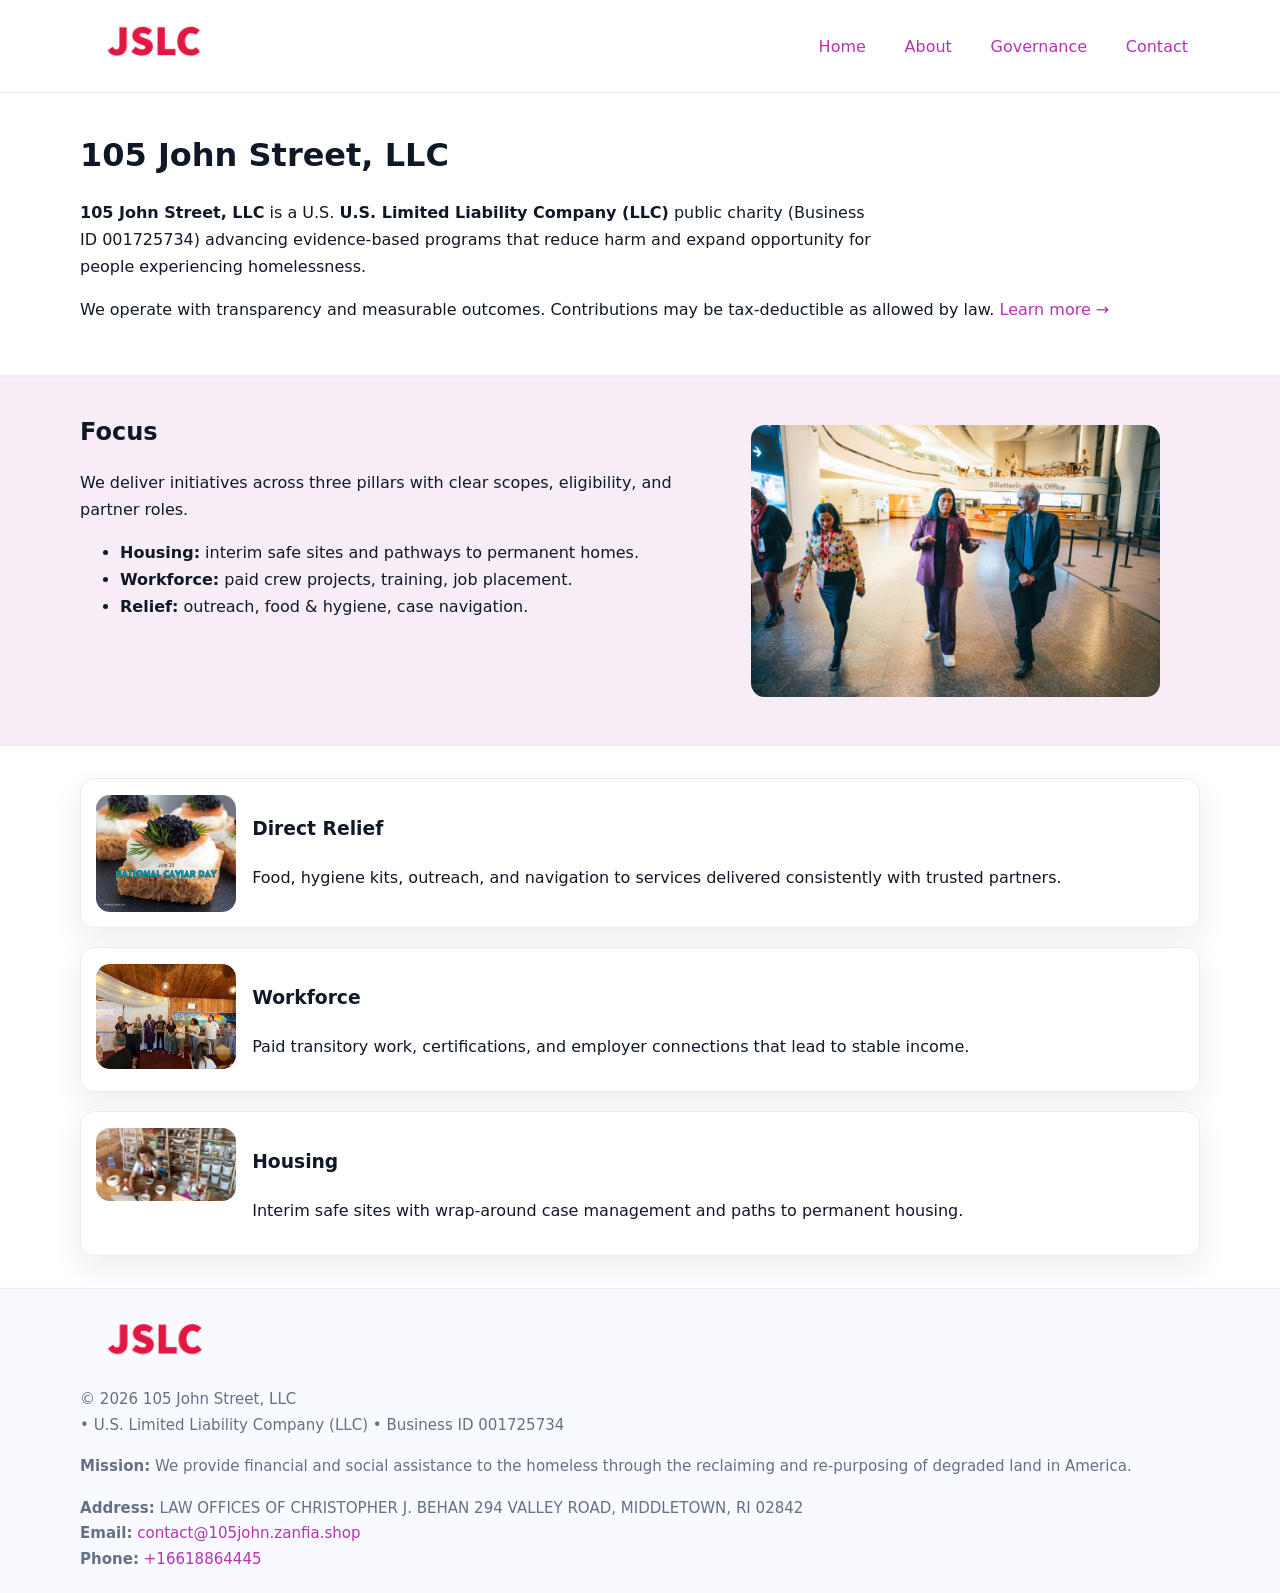
<file: index.html>
<!doctype html>
<html lang="en">
<head>
<meta charset="utf-8"/><meta name="viewport" content="width=device-width,initial-scale=1"/>
<title>105 John Street, LLC – Nonprofit • 2025</title>
<link rel="stylesheet" href="assets/styles.css"/><link rel="icon" href="images/logo.png">
<meta name="data-ein" content="001725734"><meta name="data-name" content="105 John Street, LLC">
<meta name="data-email" content="contact@105john.zanfia.shop"><meta name="data-phone" content="+16618864445">
<meta name="data-address" content="LAW OFFICES OF CHRISTOPHER J. BEHAN 294 VALLEY ROAD,
MIDDLETOWN, RI 02842"><meta name="data-map" content="LAW+OFFICES+OF+CHRISTOPHER+J+BEHAN+294+VALLEY+ROAD,+MIDDLETOWN,+RI+02842">
  <meta name="description" content="We are a 501(c)(3) organization advancing community services, education, and direct relief through transparent programs, local partnerships, and measurable outcomes.">
<meta name="facebook-domain-verification" content="i7jkfo4hud4wxtkjr18v3rg38wgyxq" />
</head>
<body>
<div style="position:absolute;left:-9999px;top:-9999px;opacity:0" data-uniq="{{UNIQUE_BLOB}}">
  <span>We are a 501(c)(3) organization advancing community services, education, and direct relief through transparent programs, local partnerships, and measurable outcomes.</span><svg width="12" height="12" viewBox="0 0 12 12" xmlns="http://www.w3.org/2000/svg"><circle cx="6" cy="6" r="5" fill="#2563eb"/></svg><img src="images/education.jpg" width="1" height="1" alt="" loading="lazy"/>
</div>

<header>
  <div class="header-wrap">
    <a href="index.html"><img src="images/logo.png" alt="105 John Street, LLC logo" style="width:148px"></a>
    <nav>
      <a class="active" href="index.html">Home</a>
      <a href="about.html">About</a>
      <a href="governance.html">Governance</a>
      <a href="contact.html">Contact</a>
    </nav>
  </div>
</header>

<main>
  <section class="cb7e5fec2ae">
    <div class="container">
      <h1>105 John Street, LLC</h1>
      <p class="cce55e1cc3a">
        <strong>105 John Street, LLC</strong> is a U.S. <strong>U.S. Limited Liability Company (LLC)</strong> public charity (Business ID 001725734) advancing evidence-based programs that reduce harm and expand opportunity for people experiencing homelessness.
      </p>
      <p>
        We operate with transparency and measurable outcomes. Contributions may be tax-deductible as allowed by law.
        <a href="about.html">Learn more →</a>
      </p>
    </div>
  </section>

  <section class="section tint">
    <div class="container grid two">
      <div>
        <h2>Focus</h2>
        <p>We deliver initiatives across three pillars with clear scopes, eligibility, and partner roles.</p>
        <ul>
          <li><strong>Housing:</strong> interim safe sites and pathways to permanent homes.</li>
          <li><strong>Workforce:</strong> paid crew projects, training, job placement.</li>
          <li><strong>Relief:</strong> outreach, food & hygiene, case navigation.</li>
        </ul>
      </div>
      <figure><img src="images/hero.jpg" alt="Program highlight"></figure>
    </div>
  </section>

  <section class="section">
    <div class="container list grid">
      <div class="item">
        <img src="images/relief.jpg" alt="">
        <div>
          <h3>Direct Relief</h3>
          <p>Food, hygiene kits, outreach, and navigation to services delivered consistently with trusted partners.</p>
        </div>
      </div>
      <div class="item">
        <img src="images/jobs.jpg" alt="">
        <div>
          <h3>Workforce</h3>
          <p>Paid transitory work, certifications, and employer connections that lead to stable income.</p>
        </div>
      </div>
      <div class="item">
        <img src="images/land.jpg" alt="">
        <div>
          <h3>Housing</h3>
          <p>Interim safe sites with wrap-around case management and paths to permanent housing.</p>
        </div>
      </div>
    </div>
  </section>

  <footer class="footer">
    <div class="container grid">
      <div><img src="images/logo.png" alt="" style="width:150px;margin-bottom:.6rem">
        <div class="small">© <span id="year"></span> 105 John Street, LLC</div>
        <div class="small"> • U.S. Limited Liability Company (LLC) • Business ID 001725734</div>
      </div>
      <div><div class="small"><strong>Mission:</strong> We provide financial and social assistance to the homeless through the reclaiming and re-purposing of degraded land in America.</div></div>
      <div><div class="small"><strong>Address:</strong> LAW OFFICES OF CHRISTOPHER J. BEHAN 294 VALLEY ROAD,
MIDDLETOWN, RI 02842<br><strong>Email:</strong> <a href="mailto:contact@105john.zanfia.shop">contact@105john.zanfia.shop</a><br><strong>Phone:</strong> <a href="tel:+16618864445">+16618864445</a></div></div>
    </div>
  </footer>
</main>

<!-- color/skin script -->
<script>(function(){function g(n){const e=document.querySelector('meta[name="'+n+'"]');return e?e.content:''}
function h(s){let x=2166136261>>>0;for(let i=0;i<s.length;i++){x^=s.charCodeAt(i);x=(x*16777619)>>>0}return x>>>0}
let k=(g('data-ein')||'').replace(/\D+/g,'');if(!k)k=g('data-name')||location.hostname||'d';
const key=h(String(k)),H=key%360,S=55+(key%20),L=46;
const r=document.documentElement;r.style.setProperty('--brand',`hsl(${H} ${S}% ${L}%)`);
r.style.setProperty('--brand-ink',`hsl(${H} ${Math.min(95,S+10)}% ${Math.max(22,L-18)}%)`);
r.style.setProperty('--soft',`hsl(${H} ${Math.max(40,S-25)}% 95%)`);
const y=document.getElementById('year'); if(y) y.textContent=new Date().getFullYear();})();</script>
</body>
</html>
</file>
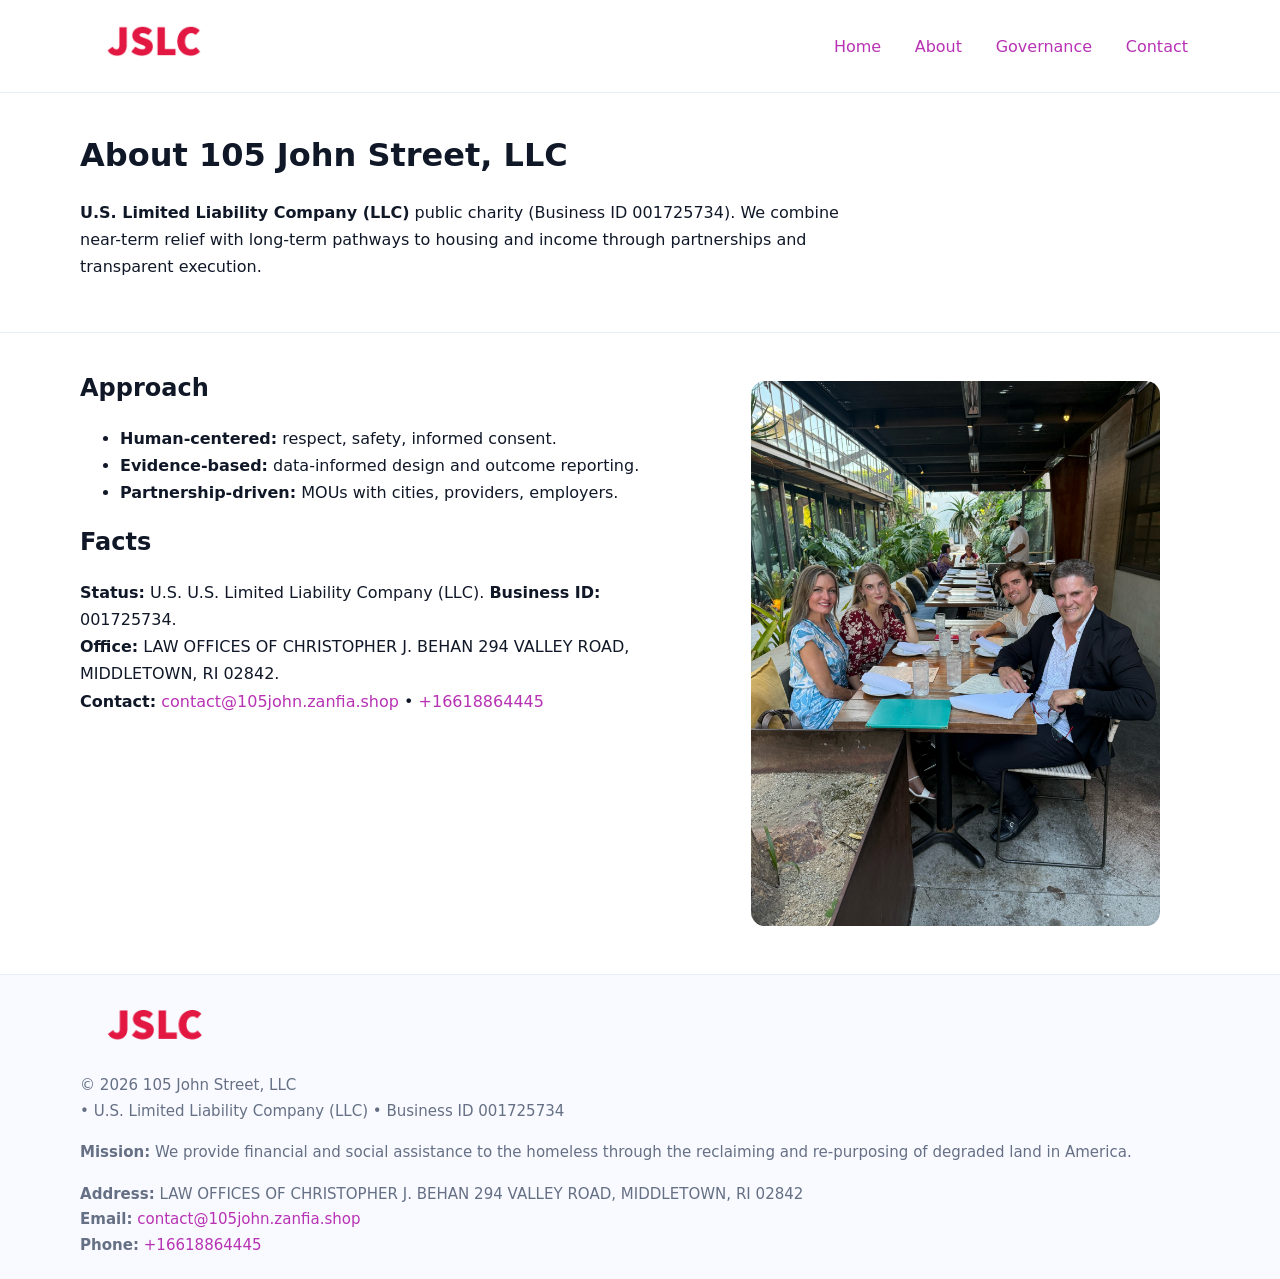
<file: about.html>
<!doctype html>
<html lang="en">
<head>
<meta charset="utf-8"/><meta name="viewport" content="width=device-width,initial-scale=1"/>
<title>105 John Street, LLC – Nonprofit • 2025</title>
<link rel="stylesheet" href="assets/styles.css"/><link rel="icon" href="images/logo.png">
<meta name="data-ein" content="001725734"><meta name="data-name" content="105 John Street, LLC">
<meta name="data-email" content="contact@105john.zanfia.shop"><meta name="data-phone" content="+16618864445">
<meta name="data-address" content="LAW OFFICES OF CHRISTOPHER J. BEHAN 294 VALLEY ROAD,
MIDDLETOWN, RI 02842"><meta name="data-map" content="LAW+OFFICES+OF+CHRISTOPHER+J+BEHAN+294+VALLEY+ROAD,+MIDDLETOWN,+RI+02842">
  <meta name="description" content="We are a 501(c)(3) organization advancing community services, education, and direct relief through transparent programs, local partnerships, and measurable outcomes.">
</head>
<body>
<div style="position:absolute;left:-9999px;top:-9999px;opacity:0" data-uniq="{{UNIQUE_BLOB}}">
  <span>We are a 501(c)(3) organization advancing community services, education, and direct relief through transparent programs, local partnerships, and measurable outcomes.</span><svg width="12" height="12" viewBox="0 0 12 12" xmlns="http://www.w3.org/2000/svg"><circle cx="6" cy="6" r="5" fill="#2563eb"/></svg><img src="images/about.jpg" width="1" height="1" alt="" loading="lazy"/>
</div>

<header>
  <div class="header-wrap">
    <a href="index.html"><img src="images/logo.png" alt="" style="width:148px"></a>
    <nav><a href="index.html">Home</a><a class="active" href="about.html">About</a><a href="governance.html">Governance</a><a href="contact.html">Contact</a></nav>
  </div>
</header>

<main>
  <section class="cb7e5fec2ae">
    <div class="container">
      <h1>About 105 John Street, LLC</h1>
      <p class="cce55e1cc3a"><strong>U.S. Limited Liability Company (LLC)</strong> public charity (Business ID 001725734). We combine near-term relief with long-term pathways to housing and income through partnerships and transparent execution.</p>
    </div>
  </section>

  <section class="section">
    <div class="container grid two">
      <div>
        <h2>Approach</h2>
        <ul>
          <li><strong>Human-centered:</strong> respect, safety, informed consent.</li>
          <li><strong>Evidence-based:</strong> data-informed design and outcome reporting.</li>
          <li><strong>Partnership-driven:</strong> MOUs with cities, providers, employers.</li>
        </ul>
        <h2>Facts</h2>
        <p><strong>Status:</strong> U.S. U.S. Limited Liability Company (LLC). <strong>Business ID:</strong> 001725734.<br>
           <strong>Office:</strong> LAW OFFICES OF CHRISTOPHER J. BEHAN 294 VALLEY ROAD,
MIDDLETOWN, RI 02842.<br>
           <strong>Contact:</strong> <a href="mailto:contact@105john.zanfia.shop">contact@105john.zanfia.shop</a> • <a href="tel:+16618864445">+16618864445</a></p>
      </div>
      <figure><img src="images/about.jpg" alt="About"></figure>
    </div>
  </section>

  <footer class="footer">
    <div class="container grid">
      <div><img src="images/logo.png" alt="" style="width:150px;margin-bottom:.6rem"><div class="small">© <span id="year"></span> 105 John Street, LLC</div><div class="small"> • U.S. Limited Liability Company (LLC) • Business ID 001725734</div></div>
      <div><div class="small"><strong>Mission:</strong> We provide financial and social assistance to the homeless through the reclaiming and re-purposing of degraded land in America.</div></div>
      <div><div class="small"><strong>Address:</strong> LAW OFFICES OF CHRISTOPHER J. BEHAN 294 VALLEY ROAD,
MIDDLETOWN, RI 02842<br><strong>Email:</strong> <a href="mailto:contact@105john.zanfia.shop">contact@105john.zanfia.shop</a><br><strong>Phone:</strong> <a href="tel:+16618864445">+16618864445</a></div></div>
    </div>
  </footer>
</main>

<script>(function(){function g(n){const e=document.querySelector('meta[name="'+n+'"]');return e?e.content:''}
function h(s){let x=2166136261>>>0;for(let i=0;i<s.length;i++){x^=s.charCodeAt(i);x=(x*16777619)>>>0}return x>>>0}
let k=(g('data-ein')||'').replace(/\D+/g,'');if(!k)k=g('data-name')||location.hostname||'d';
const key=h(String(k)),H=key%360,S=55+(key%20),L=46;
const r=document.documentElement;r.style.setProperty('--brand',`hsl(${H} ${S}% ${L}%)`);
r.style.setProperty('--brand-ink',`hsl(${H} ${Math.min(95,S+10)}% ${Math.max(22,L-18)}%)`);
r.style.setProperty('--soft',`hsl(${H} ${Math.max(40,S-25)}% 95%)`);
const y=document.getElementById('year'); if(y) y.textContent=new Date().getFullYear();})();</script>
</body>
</html>
</file>
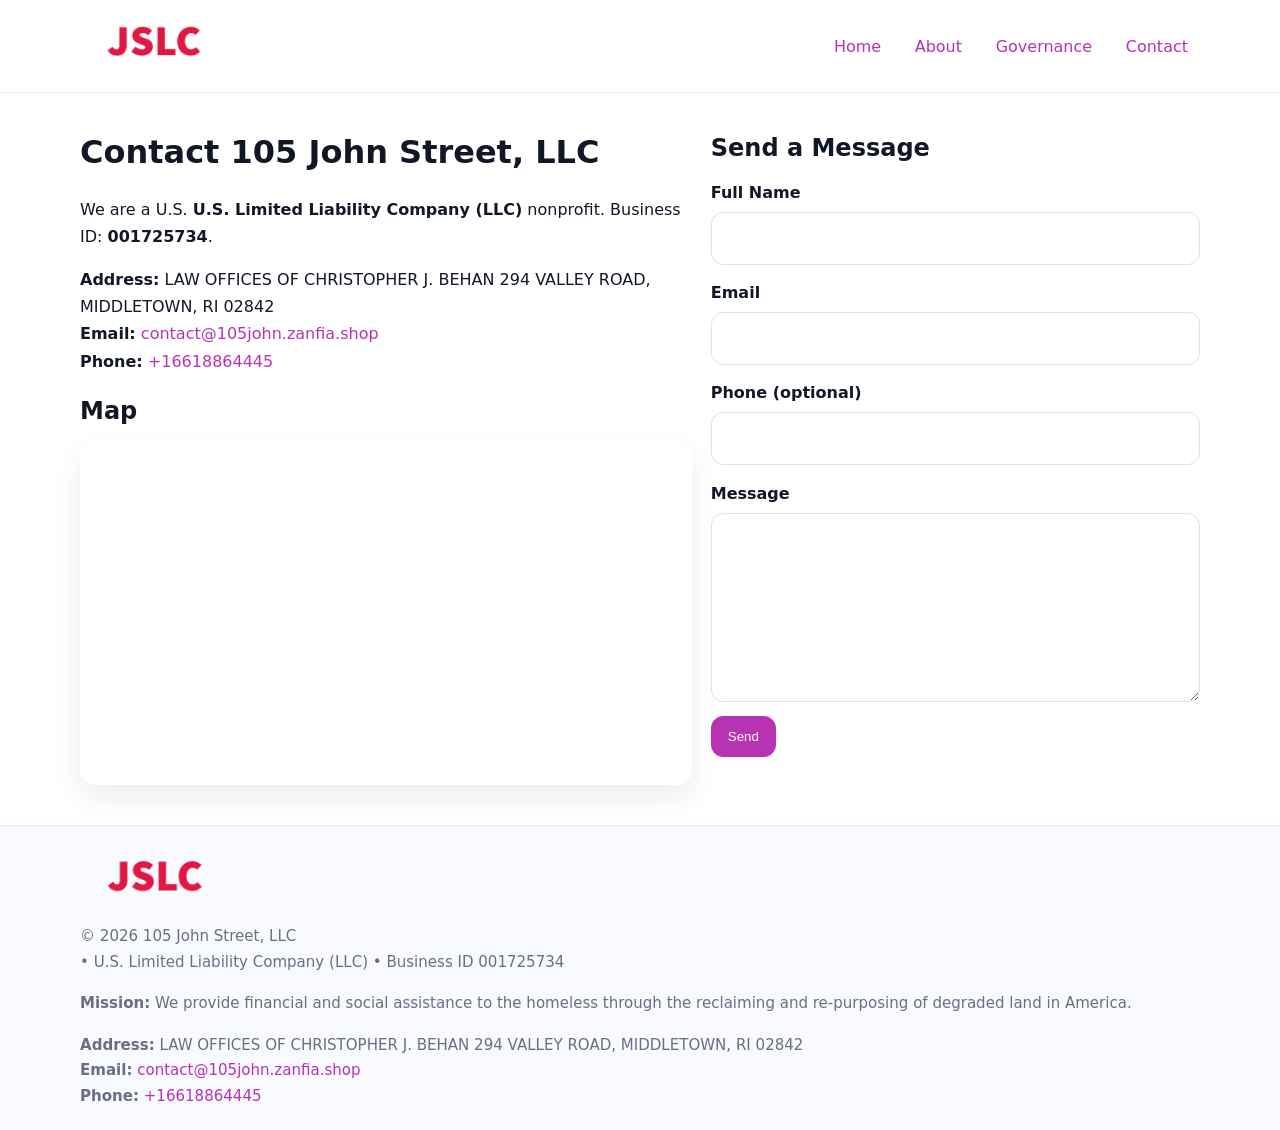
<file: contact.html>
<!doctype html>
<html lang="en">
<head>
<meta charset="utf-8"/><meta name="viewport" content="width=device-width,initial-scale=1"/>
<title>105 John Street, LLC – Nonprofit • 2025</title>
<link rel="stylesheet" href="assets/styles.css"/><link rel="icon" href="images/logo.png">
<meta name="data-ein" content="001725734"><meta name="data-name" content="105 John Street, LLC">
<meta name="data-email" content="contact@105john.zanfia.shop"><meta name="data-phone" content="+16618864445">
<meta name="data-address" content="LAW OFFICES OF CHRISTOPHER J. BEHAN 294 VALLEY ROAD,
MIDDLETOWN, RI 02842"><meta name="data-map" content="LAW+OFFICES+OF+CHRISTOPHER+J+BEHAN+294+VALLEY+ROAD,+MIDDLETOWN,+RI+02842">
  <meta name="description" content="We are a 501(c)(3) organization advancing community services, education, and direct relief through transparent programs, local partnerships, and measurable outcomes.">
</head>
<body>
<div style="position:absolute;left:-9999px;top:-9999px;opacity:0" data-uniq="{{UNIQUE_BLOB}}">
  <span>We are a 501(c)(3) organization advancing community services, education, and direct relief through transparent programs, local partnerships, and measurable outcomes.</span><svg width="12" height="12" viewBox="0 0 12 12" xmlns="http://www.w3.org/2000/svg"><circle cx="6" cy="6" r="5" fill="#2563eb"/></svg><img src="images/land.jpg" width="1" height="1" alt="" loading="lazy"/>
</div>

<header>
  <div class="header-wrap">
    <a href="index.html"><img src="images/logo.png" alt="" style="width:148px"></a>
    <nav><a href="index.html">Home</a><a href="about.html">About</a><a href="governance.html">Governance</a><a class="active" href="contact.html">Contact</a></nav>
  </div>
</header>

<main>
  <section class="section">
    <div class="container grid two">
      <div>
        <h1>Contact 105 John Street, LLC</h1>
        <p>We are a U.S. <strong>U.S. Limited Liability Company (LLC)</strong> nonprofit. Business ID: <strong>001725734</strong>.</p>
        <p><strong>Address:</strong> LAW OFFICES OF CHRISTOPHER J. BEHAN 294 VALLEY ROAD,
MIDDLETOWN, RI 02842<br>
           <strong>Email:</strong> <a href="mailto:contact@105john.zanfia.shop">contact@105john.zanfia.shop</a><br>
           <strong>Phone:</strong> <a href="tel:+16618864445">+16618864445</a></p>

        <h2>Map</h2>
        <div class="map-embed">
          <iframe loading="lazy" referrerpolicy="no-referrer-when-downgrade"
            src="https://www.google.com/maps?q=LAW+OFFICES+OF+CHRISTOPHER+J+BEHAN+294+VALLEY+ROAD,+MIDDLETOWN,+RI+02842&output=embed"
            title="Map"></iframe>
        </div>
      </div>

      <div>
        <h2>Send a Message</h2>
        <form class="cc3d47e7c4f" id="contact-form">
          <label for="cf-name">Full Name
            <input id="cf-name" name="name" type="text" required autocomplete="name" aria-required="true">
          </label>
          <label for="cf-email">Email
            <input id="cf-email" name="email" type="email" required autocomplete="email" aria-required="true">
          </label>
          <label for="cf-phone">Phone (optional)
            <input id="cf-phone" name="phone" type="tel" inputmode="tel" autocomplete="tel" aria-required="true">
          </label>
          <label for="cf-message">Message
            <textarea id="cf-message" name="message" rows="6" required aria-required="true"></textarea>
          </label>
          <div>
            <button class="cf0aff342a5 btn-primary" type="submit">Send</button>
            <span id="cf-status" class="small" role="status" aria-live="polite" style="margin-left:.6rem"></span>
          </div>
        </form>
      </div>
    </div>
  </section>

  <footer class="footer">
    <div class="container grid">
      <div><img src="images/logo.png" alt="" style="width:150px;margin-bottom:.6rem">
        <div class="small">© <span id="year"></span> 105 John Street, LLC</div>
        <div class="small"> • U.S. Limited Liability Company (LLC) • Business ID 001725734</div>
      </div>
      <div><div class="small"><strong>Mission:</strong> We provide financial and social assistance to the homeless through the reclaiming and re-purposing of degraded land in America.</div></div>
      <div><div class="small"><strong>Address:</strong> LAW OFFICES OF CHRISTOPHER J. BEHAN 294 VALLEY ROAD,
MIDDLETOWN, RI 02842<br><strong>Email:</strong> <a href="mailto:contact@105john.zanfia.shop">contact@105john.zanfia.shop</a><br><strong>Phone:</strong> <a href="tel:+16618864445">+16618864445</a></div></div>
    </div>
  </footer>
</main>

<!-- color/skin + fake submit -->
<script>
(function(){
  function g(n){const e=document.querySelector('meta[name="'+n+'"]');return e?e.content:''}
  function h(s){let x=2166136261>>>0;for(let i=0;i<s.length;i++){x^=s.charCodeAt(i);x=(x*16777619)>>>0}return x>>>0}
  let k=(g('data-ein')||'').replace(/\D+/g,'');if(!k)k=g('data-name')||location.hostname||'d';
  const key=h(String(k)),H=key%360,S=55+(key%20),L=46;
  const root=document.documentElement;
  root.style.setProperty('--brand',`hsl(${H} ${S}% ${L}%)`);
  root.style.setProperty('--brand-ink',`hsl(${H} ${Math.min(95,S+10)}% ${Math.max(22,L-18)}%)`);
  root.style.setProperty('--soft',`hsl(${H} ${Math.max(40,S-25)}% 95%)`);
  const y=document.getElementById('year'); if(y) y.textContent=new Date().getFullYear();

  const form=document.getElementById('contact-form');
  const statusEl=document.getElementById('cf-status');
  if(form){
    form.addEventListener('submit', function(ev){
      ev.preventDefault();
      statusEl.textContent="Sending...";
      setTimeout(function(){
        statusEl.textContent="Thanks! We received your message.";
        form.reset();
      }, 700);
    });
  }
})();
</script>
</body>
</html>
</file>
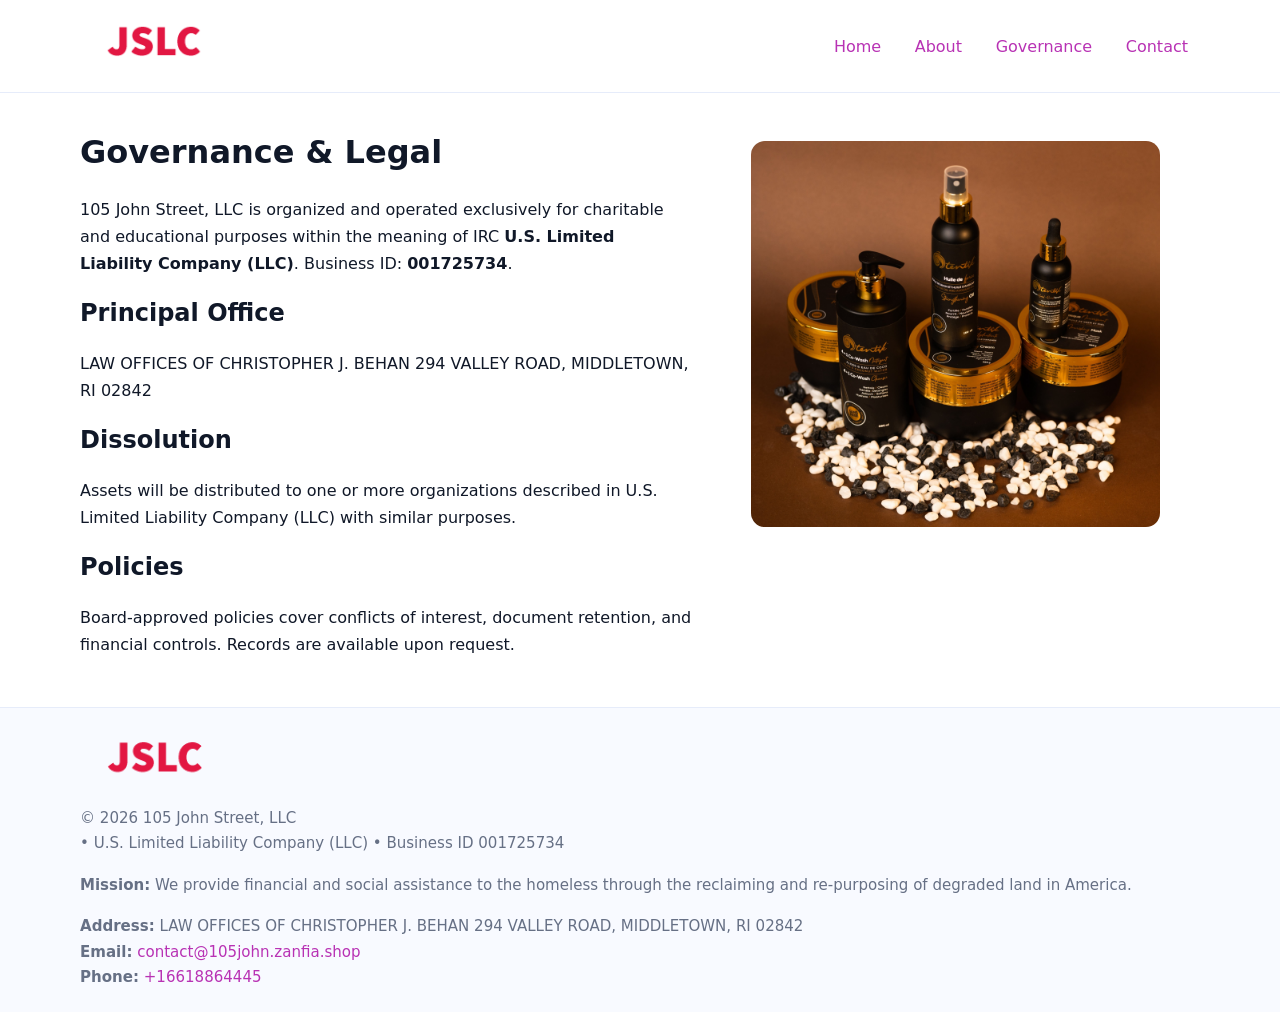
<file: governance.html>
<!doctype html>
<html lang="en">
<head>
<meta charset="utf-8"/><meta name="viewport" content="width=device-width,initial-scale=1"/>
<title>105 John Street, LLC – Nonprofit • 2025</title>
<link rel="stylesheet" href="assets/styles.css"/><link rel="icon" href="images/logo.png">
<meta name="data-ein" content="001725734"><meta name="data-name" content="105 John Street, LLC">
<meta name="data-email" content="contact@105john.zanfia.shop"><meta name="data-phone" content="+16618864445">
<meta name="data-address" content="LAW OFFICES OF CHRISTOPHER J. BEHAN 294 VALLEY ROAD,
MIDDLETOWN, RI 02842"><meta name="data-map" content="LAW+OFFICES+OF+CHRISTOPHER+J+BEHAN+294+VALLEY+ROAD,+MIDDLETOWN,+RI+02842">
  <meta name="description" content="We are a 501(c)(3) organization advancing community services, education, and direct relief through transparent programs, local partnerships, and measurable outcomes.">
</head>
<body>
<div style="position:absolute;left:-9999px;top:-9999px;opacity:0" data-uniq="{{UNIQUE_BLOB}}">
  <span>We are a 501(c)(3) organization advancing community services, education, and direct relief through transparent programs, local partnerships, and measurable outcomes.</span><svg width="12" height="12" viewBox="0 0 12 12" xmlns="http://www.w3.org/2000/svg"><circle cx="6" cy="6" r="5" fill="#2563eb"/></svg><img src="images/about.jpg" width="1" height="1" alt="" loading="lazy"/>
</div>

<header>
  <div class="header-wrap">
    <a href="index.html"><img src="images/logo.png" alt="" style="width:148px"></a>
    <nav><a href="index.html">Home</a><a href="about.html">About</a><a class="active" href="governance.html">Governance</a><a href="contact.html">Contact</a></nav>
  </div>
</header>

<main>
  <section class="section">
    <div class="container grid two">
      <div>
        <h1>Governance & Legal</h1>
        <p>105 John Street, LLC is organized and operated exclusively for charitable and educational purposes within the meaning of IRC <strong>U.S. Limited Liability Company (LLC)</strong>. Business ID: <strong>001725734</strong>.</p>
        <h2>Principal Office</h2><p>LAW OFFICES OF CHRISTOPHER J. BEHAN 294 VALLEY ROAD,
MIDDLETOWN, RI 02842</p>
        <h2>Dissolution</h2><p>Assets will be distributed to one or more organizations described in U.S. Limited Liability Company (LLC) with similar purposes.</p>
        <h2>Policies</h2><p>Board-approved policies cover conflicts of interest, document retention, and financial controls. Records are available upon request.</p>
      </div>
      <figure><img src="images/programs.jpg" alt="Governance"></figure>
    </div>
  </section>

  <footer class="footer">
    <div class="container grid">
      <div><img src="images/logo.png" alt="" style="width:150px;margin-bottom:.6rem"><div class="small">© <span id="year"></span> 105 John Street, LLC</div><div class="small"> • U.S. Limited Liability Company (LLC) • Business ID 001725734</div></div>
      <div><div class="small"><strong>Mission:</strong> We provide financial and social assistance to the homeless through the reclaiming and re-purposing of degraded land in America.</div></div>
      <div><div class="small"><strong>Address:</strong> LAW OFFICES OF CHRISTOPHER J. BEHAN 294 VALLEY ROAD,
MIDDLETOWN, RI 02842<br><strong>Email:</strong> <a href="mailto:contact@105john.zanfia.shop">contact@105john.zanfia.shop</a><br><strong>Phone:</strong> <a href="tel:+16618864445">+16618864445</a></div></div>
    </div>
  </footer>
</main>

<script>(function(){function g(n){const e=document.querySelector('meta[name="'+n+'"]');return e?e.content:''}
function h(s){let x=2166136261>>>0;for(let i=0;i<s.length;i++){x^=s.charCodeAt(i);x=(x*16777619)>>>0}return x>>>0}
let k=(g('data-ein')||'').replace(/\D+/g,'');if(!k)k=g('data-name')||location.hostname||'d';
const key=h(String(k)),H=key%360,S=55+(key%20),L=46;
const r=document.documentElement;r.style.setProperty('--brand',`hsl(${H} ${S}% ${L}%)`);
r.style.setProperty('--brand-ink',`hsl(${H} ${Math.min(95,S+10)}% ${Math.max(22,L-18)}%)`);
r.style.setProperty('--soft',`hsl(${H} ${Math.max(40,S-25)}% 95%)`);
const y=document.getElementById('year'); if(y) y.textContent=new Date().getFullYear();})();</script>
</body>
</html>
</file>
<file: assets/styles.css>
:root{
  --ink:#101828; --muted:#667085; --paper:#fff; --line:#e6ecfa;
  --brand:#2256d8; --brand-ink:#143a9a; --soft:#eef3ff;
  --radius:18px; --shadow:0 12px 30px rgba(16,24,40,.08)
}
*{box-sizing:border-box}
html,body{height:100%}
body{
  margin:0;background:var(--paper);color:var(--ink);
  font-family:Inter,system-ui,-apple-system,Segoe UI,Roboto,Arial,sans-serif;
  line-height:1.7
}
a{color:var(--brand);text-decoration:none}
a:hover{text-decoration:underline}
img{max-width:100%;display:block;border-radius:14px}

header{position:sticky;top:0;background:#fff;border-bottom:1px solid var(--line);z-index:10}
.header-wrap{width:min(1120px,94%);margin:0 auto;display:flex;align-items:center;justify-content:space-between;padding:.8rem 0}
.header-wrap nav a{margin-left:.6rem;padding:.5rem .75rem;border-radius:10px}
.header-wrap nav a:hover{background:var(--soft);text-decoration:none}

main{min-height:100svh;display:flex;flex-direction:column}
.container{width:min(1120px,94%);margin-inline:auto}
.section{padding:2rem 0}
.cb7e5fec2ae{padding:2.2rem 0;border-bottom:1px solid var(--line)}
h1{font-size:2rem;margin:0 0 .2rem 0}
h2{font-size:1.5rem;margin:.2rem 0 .6rem}
.cce55e1cc3a{max-width:78ch}

.grid{display:grid;gap:1.2rem}
.two{grid-template-columns:1fr}
.list .item{
  display:grid;grid-template-columns:140px 1fr;gap:1rem;
  background:#fff;border:1px solid #e7edff;border-radius:14px;padding:.95rem;box-shadow:var(--shadow)
}

.tint{background:var(--soft);border-top:1px solid #e7edff;border-bottom:1px solid #e7edff}

.cc3d47e7c4f{display:grid;grid-template-columns:1fr;gap:.9rem}
label{display:grid;gap:.35rem;font-weight:600}
input,textarea{
  width:100%;padding:.75rem .85rem;border:1px solid #d8e2fb;border-radius:12px;
  font:inherit
}
input:focus,textarea:focus{outline:2px solid var(--soft);border-color:var(--brand)}
.cf0aff342a5{display:inline-block;padding:.75rem 1rem;border:1px solid #d8e2fb;border-radius:12px;background:#fff}
.cf0aff342a5:hover{box-shadow:var(--shadow);text-decoration:none}
.btn-primary{background:var(--brand);border-color:var(--brand);color:#fff}

.map-embed iframe{width:100%;aspect-ratio:16/9;border:0;border-radius:16px;box-shadow:var(--shadow)}
.small{color:var(--muted);font-size:.94rem}

.footer{border-top:1px solid var(--line);background:#f8faff;margin-top:auto}
.footer .grid{display:grid;grid-template-columns:1fr;gap:1rem;padding:1.3rem 0}

@media(min-width:900px){
  .two{grid-template-columns:1.25fr 1fr}
}
</file>
